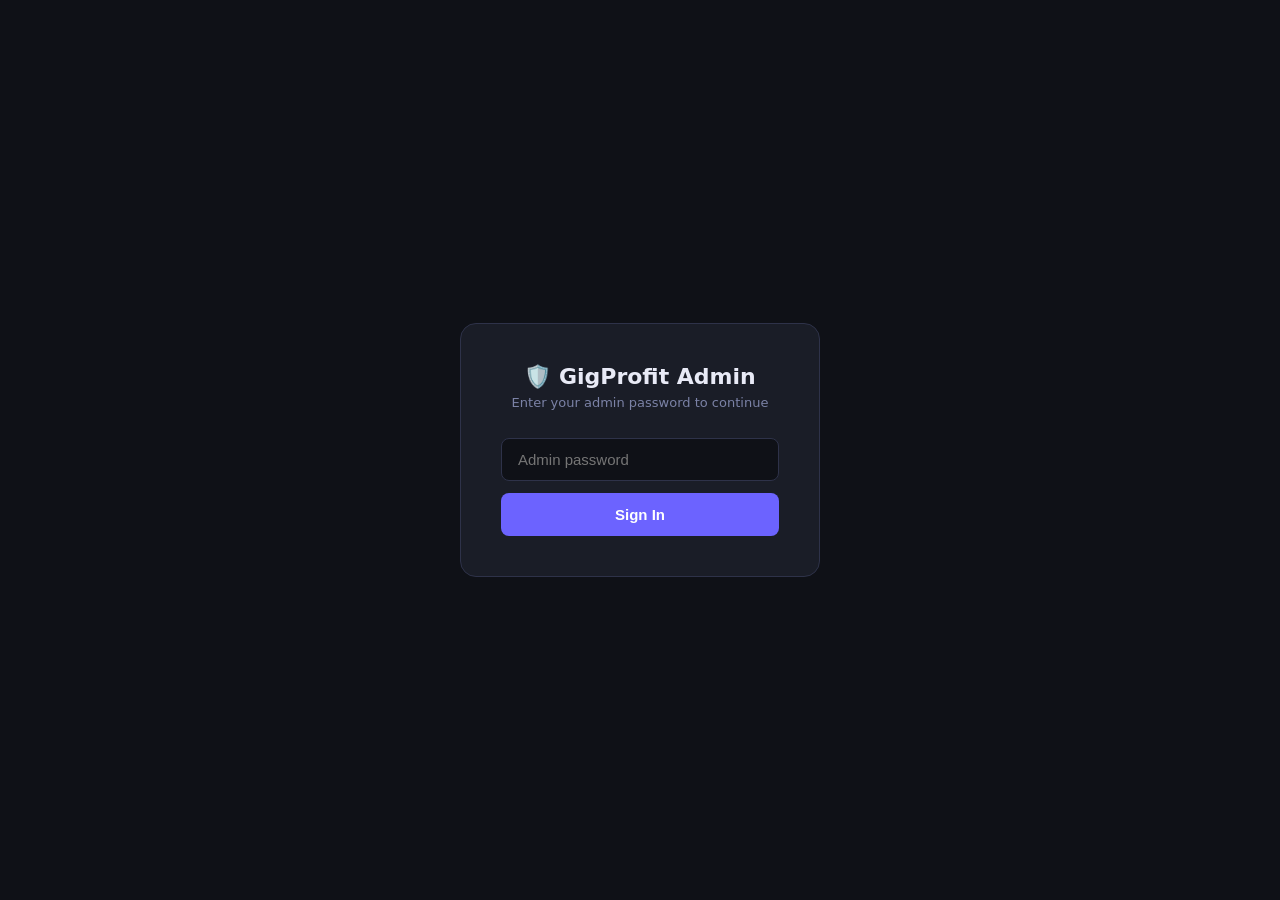
<file: admin.html>
<!DOCTYPE html>
<html lang="en">
<head>
<meta charset="UTF-8">
<meta name="viewport" content="width=device-width, initial-scale=1.0">
<title>GigProfit Admin</title>
<style>
  :root {
    --bg: #0f1117;
    --surface: #1a1d27;
    --surface2: #22263a;
    --border: #2e3249;
    --accent: #6c63ff;
    --accent2: #00d4aa;
    --danger: #ff4d6d;
    --warn: #ffb347;
    --text: #e8eaf6;
    --muted: #7b82a6;
    --font: 'Inter', system-ui, sans-serif;
  }
  * { box-sizing: border-box; margin: 0; padding: 0; }
  body { background: var(--bg); color: var(--text); font-family: var(--font); min-height: 100vh; }

  /* LOGIN */
  #login-screen {
    display: flex; align-items: center; justify-content: center;
    min-height: 100vh; flex-direction: column; gap: 24px;
  }
  .login-box {
    background: var(--surface); border: 1px solid var(--border);
    border-radius: 16px; padding: 40px; width: 360px; text-align: center;
  }
  .login-box h1 { font-size: 22px; margin-bottom: 6px; }
  .login-box p { color: var(--muted); font-size: 13px; margin-bottom: 28px; }
  .login-box input {
    width: 100%; padding: 12px 16px; background: var(--bg);
    border: 1px solid var(--border); border-radius: 8px;
    color: var(--text); font-size: 15px; margin-bottom: 12px; outline: none;
  }
  .login-box input:focus { border-color: var(--accent); }
  .btn-primary {
    width: 100%; padding: 13px; background: var(--accent);
    border: none; border-radius: 8px; color: #fff;
    font-size: 15px; font-weight: 600; cursor: pointer; transition: opacity .2s;
  }
  .btn-primary:hover { opacity: .85; }
  #login-error { color: var(--danger); font-size: 13px; margin-top: 8px; display: none; }

  /* LAYOUT */
  #admin-app { display: none; flex-direction: row; min-height: 100vh; }
  .sidebar {
    width: 220px; background: var(--surface); border-right: 1px solid var(--border);
    padding: 24px 0; display: flex; flex-direction: column; position: fixed;
    top: 0; left: 0; height: 100vh;
  }
  .sidebar-logo { padding: 0 20px 24px; border-bottom: 1px solid var(--border); margin-bottom: 16px; }
  .sidebar-logo span { font-size: 18px; font-weight: 700; color: var(--accent); }
  .sidebar-logo small { display: block; color: var(--muted); font-size: 11px; margin-top: 2px; }
  .nav-item {
    display: flex; align-items: center; gap: 10px;
    padding: 11px 20px; cursor: pointer; color: var(--muted);
    font-size: 14px; transition: all .15s; border-left: 3px solid transparent;
  }
  .nav-item:hover { color: var(--text); background: var(--surface2); }
  .nav-item.active { color: var(--accent); border-left-color: var(--accent); background: var(--surface2); }
  .nav-item .icon { font-size: 16px; width: 20px; text-align: center; }
  .sidebar-footer { margin-top: auto; padding: 16px 20px; border-top: 1px solid var(--border); }
  .logout-btn {
    width: 100%; padding: 9px; background: transparent;
    border: 1px solid var(--border); border-radius: 8px;
    color: var(--muted); font-size: 13px; cursor: pointer;
  }
  .logout-btn:hover { border-color: var(--danger); color: var(--danger); }

  .main { margin-left: 220px; flex: 1; padding: 32px; }
  .page { display: none; }
  .page.active { display: block; }
  .page-title { font-size: 24px; font-weight: 700; margin-bottom: 6px; }
  .page-sub { color: var(--muted); font-size: 14px; margin-bottom: 28px; }

  /* STATS CARDS */
  .stat-grid { display: grid; grid-template-columns: repeat(4, 1fr); gap: 16px; margin-bottom: 28px; }
  .stat-card {
    background: var(--surface); border: 1px solid var(--border);
    border-radius: 12px; padding: 20px;
  }
  .stat-label { color: var(--muted); font-size: 12px; text-transform: uppercase; letter-spacing: .5px; margin-bottom: 8px; }
  .stat-value { font-size: 28px; font-weight: 700; }
  .stat-value.green { color: var(--accent2); }
  .stat-value.purple { color: var(--accent); }
  .stat-value.orange { color: var(--warn); }
  .stat-value.red { color: var(--danger); }
  .stat-change { font-size: 12px; color: var(--muted); margin-top: 4px; }

  /* TABLE */
  .table-wrap {
    background: var(--surface); border: 1px solid var(--border);
    border-radius: 12px; overflow: hidden;
  }
  .table-header {
    display: flex; align-items: center; justify-content: space-between;
    padding: 16px 20px; border-bottom: 1px solid var(--border);
  }
  .table-title { font-size: 15px; font-weight: 600; }
  .search-input {
    padding: 8px 14px; background: var(--bg);
    border: 1px solid var(--border); border-radius: 8px;
    color: var(--text); font-size: 13px; outline: none; width: 220px;
  }
  .search-input:focus { border-color: var(--accent); }
  table { width: 100%; border-collapse: collapse; }
  th {
    text-align: left; padding: 12px 20px; font-size: 11px;
    text-transform: uppercase; letter-spacing: .5px; color: var(--muted);
    background: var(--surface2); border-bottom: 1px solid var(--border);
  }
  td { padding: 13px 20px; font-size: 13px; border-bottom: 1px solid var(--border); }
  tr:last-child td { border-bottom: none; }
  tr:hover td { background: var(--surface2); }
  .badge {
    display: inline-block; padding: 3px 9px; border-radius: 20px;
    font-size: 11px; font-weight: 600;
  }
  .badge-green { background: rgba(0,212,170,.15); color: var(--accent2); }
  .badge-purple { background: rgba(108,99,255,.15); color: var(--accent); }
  .badge-gray { background: rgba(123,130,166,.15); color: var(--muted); }
  .badge-red { background: rgba(255,77,109,.15); color: var(--danger); }
  .action-btn {
    padding: 5px 12px; border-radius: 6px; font-size: 12px;
    cursor: pointer; border: none; margin-right: 4px; font-weight: 500;
  }
  .btn-view { background: var(--surface2); color: var(--text); }
  .btn-delete { background: rgba(255,77,109,.15); color: var(--danger); }
  .btn-view:hover { background: var(--border); }
  .btn-delete:hover { background: rgba(255,77,109,.3); }

  /* ANNOUNCEMENTS */
  .announce-form {
    background: var(--surface); border: 1px solid var(--border);
    border-radius: 12px; padding: 24px; margin-bottom: 24px;
  }
  .announce-form h3 { font-size: 15px; font-weight: 600; margin-bottom: 16px; }
  .form-group { margin-bottom: 14px; }
  .form-group label { display: block; font-size: 12px; color: var(--muted); margin-bottom: 6px; text-transform: uppercase; letter-spacing: .4px; }
  .form-input {
    width: 100%; padding: 11px 14px; background: var(--bg);
    border: 1px solid var(--border); border-radius: 8px;
    color: var(--text); font-size: 14px; outline: none;
  }
  .form-input:focus { border-color: var(--accent); }
  textarea.form-input { resize: vertical; min-height: 90px; }
  .form-row { display: grid; grid-template-columns: 1fr 1fr; gap: 14px; }
  .btn-send {
    padding: 11px 24px; background: var(--accent); border: none;
    border-radius: 8px; color: #fff; font-size: 14px; font-weight: 600;
    cursor: pointer; transition: opacity .2s;
  }
  .btn-send:hover { opacity: .85; }
  .toast {
    position: fixed; bottom: 24px; right: 24px;
    background: var(--surface2); border: 1px solid var(--border);
    border-radius: 10px; padding: 14px 20px; font-size: 14px;
    display: none; animation: slideup .3s ease; z-index: 999;
  }
  .toast.success { border-color: var(--accent2); color: var(--accent2); }
  .toast.error { border-color: var(--danger); color: var(--danger); }
  @keyframes slideup { from { transform: translateY(20px); opacity: 0; } to { transform: translateY(0); opacity: 1; } }

  /* MODAL */
  .modal-overlay {
    display: none; position: fixed; inset: 0;
    background: rgba(0,0,0,.6); z-index: 100;
    align-items: center; justify-content: center;
  }
  .modal-overlay.open { display: flex; }
  .modal {
    background: var(--surface); border: 1px solid var(--border);
    border-radius: 16px; padding: 28px; width: 480px; max-height: 80vh; overflow-y: auto;
  }
  .modal h3 { font-size: 17px; font-weight: 700; margin-bottom: 16px; }
  .modal-row { display: flex; justify-content: space-between; padding: 10px 0; border-bottom: 1px solid var(--border); font-size: 13px; }
  .modal-row:last-child { border-bottom: none; }
  .modal-row span:first-child { color: var(--muted); }
  .modal-close {
    float: right; background: none; border: none;
    color: var(--muted); font-size: 20px; cursor: pointer; line-height: 1;
  }
  .modal-close:hover { color: var(--text); }

  /* LOADING */
  .loading { color: var(--muted); font-size: 14px; padding: 32px; text-align: center; }
  .spinner { display: inline-block; width: 18px; height: 18px; border: 2px solid var(--border); border-top-color: var(--accent); border-radius: 50%; animation: spin .7s linear infinite; margin-right: 8px; vertical-align: middle; }
  @keyframes spin { to { transform: rotate(360deg); } }

  /* CHART */
  .chart-wrap {
    background: var(--surface); border: 1px solid var(--border);
    border-radius: 12px; padding: 20px; margin-bottom: 24px;
  }
  .chart-title { font-size: 14px; font-weight: 600; margin-bottom: 16px; color: var(--muted); text-transform: uppercase; letter-spacing: .5px; }
  canvas { max-width: 100%; }

  /* PLATFORM BARS */
  .platform-list { display: flex; flex-direction: column; gap: 10px; }
  .platform-row { display: flex; align-items: center; gap: 12px; font-size: 13px; }
  .platform-name { width: 100px; color: var(--muted); }
  .platform-bar-wrap { flex: 1; background: var(--surface2); border-radius: 4px; height: 8px; overflow: hidden; }
  .platform-bar { height: 100%; border-radius: 4px; background: var(--accent); transition: width 1s ease; }
  .platform-count { width: 40px; text-align: right; font-weight: 600; }

  .two-col { display: grid; grid-template-columns: 1fr 1fr; gap: 20px; margin-bottom: 24px; }
  .empty { color: var(--muted); text-align: center; padding: 32px; font-size: 14px; }

  @media (max-width: 900px) {
    .stat-grid { grid-template-columns: 1fr 1fr; }
    .two-col { grid-template-columns: 1fr; }
  }
</style>
</head>
<body>

<!-- LOGIN -->
<div id="login-screen">
  <div class="login-box">
    <h1>🛡️ GigProfit Admin</h1>
    <p>Enter your admin password to continue</p>
    <input type="password" id="admin-password" placeholder="Admin password" onkeydown="if(event.key==='Enter')doLogin()">
    <button class="btn-primary" onclick="doLogin()">Sign In</button>
    <div id="login-error">Incorrect password</div>
  </div>
</div>

<!-- ADMIN APP -->
<div id="admin-app">
  <div class="sidebar">
    <div class="sidebar-logo">
      <span>⚡ GigProfit</span>
      <small>Admin Dashboard</small>
    </div>
    <div class="nav-item active" onclick="showPage('overview')">
      <span class="icon">📊</span> Overview
    </div>
    <div class="nav-item" onclick="showPage('users')">
      <span class="icon">👥</span> Users
    </div>
    <div class="nav-item" onclick="showPage('earnings')">
      <span class="icon">💰</span> Earnings
    </div>
    <div class="nav-item" onclick="showPage('announcements')">
      <span class="icon">📢</span> Announcements
    </div>
    <div class="sidebar-footer">
      <button class="logout-btn" onclick="doLogout()">Sign Out</button>
    </div>
  </div>

  <div class="main">

    <!-- OVERVIEW -->
    <div class="page active" id="page-overview">
      <div class="page-title">Overview</div>
      <div class="page-sub">App stats at a glance</div>
      <div class="stat-grid" id="stat-grid">
        <div class="stat-card"><div class="stat-label">Total Users</div><div class="stat-value purple" id="stat-users"><span class="spinner"></span></div></div>
        <div class="stat-card"><div class="stat-label">Active (30d)</div><div class="stat-value green" id="stat-active"><span class="spinner"></span></div></div>
        <div class="stat-card"><div class="stat-label">Total Income Entries</div><div class="stat-value orange" id="stat-income"><span class="spinner"></span></div></div>
        <div class="stat-card"><div class="stat-label">Total Expense Entries</div><div class="stat-value red" id="stat-expense"><span class="spinner"></span></div></div>
      </div>
      <div class="two-col">
        <div class="chart-wrap">
          <div class="chart-title">Signups — Last 14 Days</div>
          <canvas id="signup-chart" height="160"></canvas>
        </div>
        <div class="chart-wrap">
          <div class="chart-title">Top Platforms Used</div>
          <div class="platform-list" id="platform-list"><div class="loading"><span class="spinner"></span> Loading...</div></div>
        </div>
      </div>
      <div class="two-col">
        <div class="chart-wrap">
          <div class="chart-title">Users by Country</div>
          <div id="country-list"><div class="loading"><span class="spinner"></span></div></div>
        </div>
        <div class="chart-wrap">
          <div class="chart-title">Tax Status Breakdown</div>
          <div id="tax-list"><div class="loading"><span class="spinner"></span></div></div>
        </div>
      </div>
    </div>

    <!-- USERS -->
    <div class="page" id="page-users">
      <div class="page-title">Users</div>
      <div class="page-sub">All registered accounts</div>
      <div class="table-wrap">
        <div class="table-header">
          <span class="table-title" id="users-count">Users</span>
          <input class="search-input" placeholder="Search by email..." oninput="filterUsers(this.value)" id="user-search">
        </div>
        <table>
          <thead><tr>
            <th>Email</th><th>Country</th><th>Platforms</th><th>Goal</th><th>Joined</th><th>Actions</th>
          </tr></thead>
          <tbody id="users-tbody"><tr><td colspan="6" class="loading"><span class="spinner"></span> Loading users...</td></tr></tbody>
        </table>
      </div>
    </div>

    <!-- EARNINGS -->
    <div class="page" id="page-earnings">
      <div class="page-title">Earnings Data</div>
      <div class="page-sub">Recent income & expense entries across all users</div>
      <div class="two-col" style="margin-bottom:20px">
        <div class="stat-card" style="background:var(--surface);border:1px solid var(--border);border-radius:12px;padding:20px">
          <div class="stat-label">Total Income Logged</div>
          <div class="stat-value green" id="total-income-sum">—</div>
        </div>
        <div class="stat-card" style="background:var(--surface);border:1px solid var(--border);border-radius:12px;padding:20px">
          <div class="stat-label">Total Expenses Logged</div>
          <div class="stat-value red" id="total-expense-sum">—</div>
        </div>
      </div>
      <div class="table-wrap">
        <div class="table-header">
          <span class="table-title">Recent Income Entries</span>
        </div>
        <table>
          <thead><tr><th>User ID</th><th>Platform</th><th>Amount</th><th>Date</th><th>Notes</th></tr></thead>
          <tbody id="income-tbody"><tr><td colspan="5" class="loading"><span class="spinner"></span> Loading...</td></tr></tbody>
        </table>
      </div>
      <br>
      <div class="table-wrap">
        <div class="table-header">
          <span class="table-title">Recent Expense Entries</span>
        </div>
        <table>
          <thead><tr><th>User ID</th><th>Category</th><th>Amount</th><th>Date</th><th>Notes</th></tr></thead>
          <tbody id="expense-tbody"><tr><td colspan="5" class="loading"><span class="spinner"></span> Loading...</td></tr></tbody>
        </table>
      </div>
    </div>

    <!-- ANNOUNCEMENTS -->
    <div class="page" id="page-announcements">
      <div class="page-title">Announcements</div>
      <div class="page-sub">Send in-app messages to your users (stored in Supabase, read by the app)</div>
      <div class="announce-form">
        <h3>📢 New Announcement</h3>
        <div class="form-row">
          <div class="form-group">
            <label>Title</label>
            <input class="form-input" id="ann-title" placeholder="e.g. New feature: GPS Mileage!">
          </div>
          <div class="form-group">
            <label>Type</label>
            <select class="form-input" id="ann-type">
              <option value="info">ℹ️ Info</option>
              <option value="update">🚀 Update</option>
              <option value="warning">⚠️ Warning</option>
              <option value="promo">🎉 Promo</option>
            </select>
          </div>
        </div>
        <div class="form-group">
          <label>Message</label>
          <textarea class="form-input" id="ann-body" placeholder="Write your announcement here..."></textarea>
        </div>
        <div class="form-row">
          <div class="form-group">
            <label>Target</label>
            <select class="form-input" id="ann-target">
              <option value="all">All users</option>
              <option value="us">USA only</option>
              <option value="ca">Canada only</option>
            </select>
          </div>
          <div class="form-group">
            <label>Expires (optional)</label>
            <input class="form-input" type="date" id="ann-expires">
          </div>
        </div>
        <button class="btn-send" onclick="sendAnnouncement()">Send Announcement</button>
      </div>

      <div class="table-wrap">
        <div class="table-header"><span class="table-title">Past Announcements</span></div>
        <table>
          <thead><tr><th>Title</th><th>Type</th><th>Target</th><th>Sent</th><th>Expires</th><th>Actions</th></tr></thead>
          <tbody id="ann-tbody"><tr><td colspan="6" class="loading"><span class="spinner"></span> Loading...</td></tr></tbody>
        </table>
      </div>
    </div>

  </div><!-- /main -->
</div><!-- /admin-app -->

<!-- USER DETAIL MODAL -->
<div class="modal-overlay" id="user-modal">
  <div class="modal">
    <button class="modal-close" onclick="closeModal()">×</button>
    <h3>👤 User Detail</h3>
    <div id="modal-content"></div>
    <br>
    <button class="action-btn btn-delete" style="width:100%;padding:10px" onclick="deleteUserFromModal()">🗑️ Delete This Account</button>
  </div>
</div>

<div class="toast" id="toast"></div>

<script>
const SUPABASE_URL = 'https://avydceapvbefcaquvazq.supabase.co';
const SUPABASE_KEY = 'eyJhbGciOiJIUzI1NiIsInR5cCI6IkpXVCJ9.eyJpc3MiOiJzdXBhYmFzZSIsInJlZiI6ImF2eWRjZWFwdmJlZmNhcXV2YXpxIiwicm9sZSI6InNlcnZpY2Vfcm9sZSIsImlhdCI6MTc4MDYxNTY5NiwiZXhwIjoyMDk2MTkxNjk2fQ.wWY32uc1jye4JgL-yvqX4Bt6tKNbgnxq4cD-067tAno';
const ADMIN_PASSWORD = 'GigProfit2026!';

let allUsers = [];
let currentModalUserId = null;

// ── AUTH ──
function doLogin() {
  const pw = document.getElementById('admin-password').value;
  if (pw === ADMIN_PASSWORD) {
    document.getElementById('login-screen').style.display = 'none';
    document.getElementById('admin-app').style.display = 'flex';
    loadAll();
  } else {
    document.getElementById('login-error').style.display = 'block';
  }
}
function doLogout() {
  document.getElementById('admin-app').style.display = 'none';
  document.getElementById('login-screen').style.display = 'flex';
  document.getElementById('admin-password').value = '';
}

// ── NAV ──
function showPage(name) {
  document.querySelectorAll('.page').forEach(p => p.classList.remove('active'));
  document.querySelectorAll('.nav-item').forEach(n => n.classList.remove('active'));
  document.getElementById('page-' + name).classList.add('active');
  // Find the nav item that triggered this and mark it active
  const navItem = [...document.querySelectorAll('.nav-item')].find(n => n.getAttribute('onclick') === `showPage('${name}')`);
  if (navItem) navItem.classList.add('active');
}

// ── SUPABASE FETCH ──
async function sb(path, opts = {}) {
  const res = await fetch(SUPABASE_URL + '/rest/v1/' + path, {
    headers: {
      'apikey': SUPABASE_KEY,
      'Authorization': 'Bearer ' + SUPABASE_KEY,
      'Content-Type': 'application/json',
      'Prefer': opts.prefer || 'return=representation',
      ...opts.headers
    },
    method: opts.method || 'GET',
    body: opts.body ? JSON.stringify(opts.body) : undefined
  });
  if (!res.ok) throw new Error(await res.text());
  return res.status === 204 ? null : res.json();
}

// ── SUPABASE AUTH ADMIN FETCH ──
async function sbAuth(path) {
  const res = await fetch(SUPABASE_URL + '/auth/v1/' + path, {
    headers: {
      'apikey': SUPABASE_KEY,
      'Authorization': 'Bearer ' + SUPABASE_KEY,
    }
  });
  if (!res.ok) throw new Error(await res.text());
  return res.json();
}

// ── LOAD ALL ──
async function loadAll() {
  try {
    const [profiles, income, expenses, authUsers] = await Promise.all([
      sb('profiles?select=*&order=created_at.desc'),
      sb('gp_income?select=*&order=date.desc&limit=100'),
      sb('gp_expenses?select=*&order=date.desc&limit=100'),
      sbAuth('admin/users?per_page=1000')
    ]);
    // Merge email from auth.users into profiles
    const emailMap = {};
    (authUsers?.users || []).forEach(u => { emailMap[u.id] = u.email; });
    const enriched = profiles.map(p => ({ ...p, email: emailMap[p.user_id] || p.email || '—' }));
    allUsers = enriched;
    renderOverview(enriched, income, expenses);
    renderUsers(enriched);
    renderEarnings(income, expenses);
    loadAnnouncements();
  } catch(e) {
    showToast('Error loading data: ' + e.message, 'error');
  }
}

// ── OVERVIEW ──
function renderOverview(profiles, income, expenses) {
  document.getElementById('stat-users').textContent = profiles.length;
  const thirtyDaysAgo = new Date(Date.now() - 30*86400000).toISOString();
  const active = profiles.filter(p => p.updated_at > thirtyDaysAgo).length;
  document.getElementById('stat-active').textContent = active;
  document.getElementById('stat-income').textContent = income.length;
  document.getElementById('stat-expense').textContent = expenses.length;

  // Signup chart last 14 days
  const days = [];
  const counts = [];
  for (let i = 13; i >= 0; i--) {
    const d = new Date(Date.now() - i*86400000);
    const label = d.toLocaleDateString('en-US', {month:'short', day:'numeric'});
    days.push(label);
    const dayStr = d.toISOString().slice(0,10);
    counts.push(profiles.filter(p => p.created_at && p.created_at.slice(0,10) === dayStr).length);
  }
  drawBarChart('signup-chart', days, counts, '#6c63ff');

  // Platforms
  const platCount = {};
  profiles.forEach(p => {
    if (p.platforms && Array.isArray(p.platforms)) {
      p.platforms.forEach(pl => { platCount[pl] = (platCount[pl]||0) + 1; });
    }
  });
  const sorted = Object.entries(platCount).sort((a,b) => b[1]-a[1]).slice(0,6);
  const max = sorted[0]?.[1] || 1;
  const platEl = document.getElementById('platform-list');
  if (!sorted.length) { platEl.innerHTML = '<div class="empty">No platform data yet</div>'; }
  else {
    platEl.innerHTML = sorted.map(([name, count]) =>
      `<div class="platform-row">
        <span class="platform-name">${name}</span>
        <div class="platform-bar-wrap"><div class="platform-bar" style="width:${Math.round(count/max*100)}%"></div></div>
        <span class="platform-count">${count}</span>
      </div>`).join('');
  }

  // Countries
  const cntCount = {};
  profiles.forEach(p => { if(p.country) cntCount[p.country] = (cntCount[p.country]||0)+1; });
  const cntEl = document.getElementById('country-list');
  const cntSorted = Object.entries(cntCount).sort((a,b)=>b[1]-a[1]);
  cntEl.innerHTML = cntSorted.length ? cntSorted.map(([c,n]) =>
    `<div class="modal-row"><span>${c === 'US' ? '🇺🇸 United States' : c === 'CA' ? '🇨🇦 Canada' : c}</span><span><b>${n}</b></span></div>`
  ).join('') : '<div class="empty">No data yet</div>';

  // Tax status
  const taxCount = {};
  profiles.forEach(p => { const t = p.tax_status||'unknown'; taxCount[t]=(taxCount[t]||0)+1; });
  const taxEl = document.getElementById('tax-list');
  taxEl.innerHTML = Object.entries(taxCount).map(([t,n]) =>
    `<div class="modal-row"><span>${t}</span><span><b>${n}</b></span></div>`
  ).join('') || '<div class="empty">No data</div>';
}

function drawBarChart(canvasId, labels, data, color) {
  const canvas = document.getElementById(canvasId);
  const ctx = canvas.getContext('2d');
  const W = canvas.offsetWidth || 400;
  canvas.width = W; canvas.height = 160;
  const max = Math.max(...data, 1);
  const barW = (W - 40) / labels.length - 4;
  ctx.clearRect(0, 0, W, 160);
  data.forEach((v, i) => {
    const x = 20 + i * ((W-40)/labels.length);
    const h = Math.max((v/max) * 110, v > 0 ? 4 : 0);
    const y = 130 - h;
    ctx.fillStyle = color + (v > 0 ? 'cc' : '33');
    ctx.beginPath();
    ctx.roundRect(x, y, barW, h, 3);
    ctx.fill();
    if (i % 3 === 0) {
      ctx.fillStyle = '#7b82a6';
      ctx.font = '10px system-ui';
      ctx.textAlign = 'center';
      ctx.fillText(labels[i], x + barW/2, 148);
    }
    if (v > 0) {
      ctx.fillStyle = '#e8eaf6';
      ctx.font = '10px system-ui';
      ctx.textAlign = 'center';
      ctx.fillText(v, x + barW/2, y - 3);
    }
  });
}

// ── USERS ──
function renderUsers(profiles) {
  document.getElementById('users-count').textContent = `Users (${profiles.length})`;
  const tbody = document.getElementById('users-tbody');
  if (!profiles.length) { tbody.innerHTML = '<tr><td colspan="6" class="empty">No users yet</td></tr>'; return; }
  tbody.innerHTML = profiles.map(p => `
    <tr>
      <td>${p.email || '<span style="color:var(--muted)">—</span>'}</td>
      <td>${p.country === 'US' ? '🇺🇸 US' : p.country === 'CA' ? '🇨🇦 CA' : p.country || '—'}</td>
      <td>${p.platforms ? p.platforms.slice(0,3).join(', ') + (p.platforms.length > 3 ? '…' : '') : '—'}</td>
      <td>${p.monthly_goal ? '$' + p.monthly_goal : '—'}</td>
      <td>${p.created_at ? new Date(p.created_at).toLocaleDateString() : '—'}</td>
      <td>
        <button class="action-btn btn-view" onclick='openUserModal(${JSON.stringify(p)})'>View</button>
        <button class="action-btn btn-delete" onclick="deleteUser('${p.id}', '${p.email||''}')">Delete</button>
      </td>
    </tr>`).join('');
}

function filterUsers(q) {
  const filtered = allUsers.filter(u => (u.email||'').toLowerCase().includes(q.toLowerCase()));
  renderUsers(filtered);
}

function openUserModal(p) {
  currentModalUserId = p.id;
  document.getElementById('modal-content').innerHTML = `
    <div class="modal-row"><span>Email</span><span>${p.email||'—'}</span></div>
    <div class="modal-row"><span>User ID</span><span style="font-size:11px;color:var(--muted)">${p.id}</span></div>
    <div class="modal-row"><span>Country</span><span>${p.country||'—'}</span></div>
    <div class="modal-row"><span>Currency</span><span>${p.currency||'—'}</span></div>
    <div class="modal-row"><span>Tax Status</span><span>${p.tax_status||'—'}</span></div>
    <div class="modal-row"><span>Monthly Goal</span><span>${p.monthly_goal ? '$'+p.monthly_goal : '—'}</span></div>
    <div class="modal-row"><span>Platforms</span><span>${p.platforms ? p.platforms.join(', ') : '—'}</span></div>
    <div class="modal-row"><span>Onboarding Done</span><span>${p.onboarding_done ? '✅ Yes' : '❌ No'}</span></div>
    <div class="modal-row"><span>Joined</span><span>${p.created_at ? new Date(p.created_at).toLocaleString() : '—'}</span></div>
    <div class="modal-row"><span>Last Updated</span><span>${p.updated_at ? new Date(p.updated_at).toLocaleString() : '—'}</span></div>
  `;
  document.getElementById('user-modal').classList.add('open');
}
function closeModal() {
  document.getElementById('user-modal').classList.remove('open');
  currentModalUserId = null;
}

async function deleteUser(id, email) {
  if (!confirm(`Delete user ${email}? This cannot be undone.`)) return;
  try {
    await sb(`profiles?id=eq.${id}`, { method: 'DELETE', prefer: 'return=minimal' });
    await sb(`gp_income?user_id=eq.${id}`, { method: 'DELETE', prefer: 'return=minimal' });
    await sb(`gp_expenses?user_id=eq.${id}`, { method: 'DELETE', prefer: 'return=minimal' });
    showToast('User deleted ✓', 'success');
    loadAll();
  } catch(e) { showToast('Error: ' + e.message, 'error'); }
}
function deleteUserFromModal() {
  if (!currentModalUserId) return;
  const user = allUsers.find(u => u.id === currentModalUserId);
  closeModal();
  deleteUser(currentModalUserId, user?.email || '');
}

// ── EARNINGS ──
function renderEarnings(income, expenses) {
  const incSum = income.reduce((s,r) => s + (r.amount||0), 0);
  const expSum = expenses.reduce((s,r) => s + (r.amount||0), 0);
  document.getElementById('total-income-sum').textContent = '$' + incSum.toLocaleString('en-US', {minimumFractionDigits:2, maximumFractionDigits:2});
  document.getElementById('total-expense-sum').textContent = '$' + expSum.toLocaleString('en-US', {minimumFractionDigits:2, maximumFractionDigits:2});

  const incTbody = document.getElementById('income-tbody');
  incTbody.innerHTML = income.slice(0,50).map(r => `
    <tr>
      <td style="font-size:11px;color:var(--muted)">${r.user_id?.slice(0,8)}…</td>
      <td>${r.platform||'—'}</td>
      <td style="color:var(--accent2)">$${(r.amount||0).toFixed(2)}</td>
      <td>${r.date||'—'}</td>
      <td style="color:var(--muted)">${r.notes||'—'}</td>
    </tr>`).join('') || '<tr><td colspan="5" class="empty">No income entries</td></tr>';

  const expTbody = document.getElementById('expense-tbody');
  expTbody.innerHTML = expenses.slice(0,50).map(r => `
    <tr>
      <td style="font-size:11px;color:var(--muted)">${r.user_id?.slice(0,8)}…</td>
      <td>${r.category||'—'}</td>
      <td style="color:var(--danger)">$${(r.amount||0).toFixed(2)}</td>
      <td>${r.date||'—'}</td>
      <td style="color:var(--muted)">${r.notes||'—'}</td>
    </tr>`).join('') || '<tr><td colspan="5" class="empty">No expense entries</td></tr>';
}

// ── ANNOUNCEMENTS ──
async function loadAnnouncements() {
  try {
    const data = await sb('announcements?select=*&order=created_at.desc');
    renderAnnouncements(data);
  } catch(e) {
    // Table may not exist yet
    document.getElementById('ann-tbody').innerHTML = '<tr><td colspan="6" class="empty">Create the announcements table in Supabase first (see instructions below)</td></tr>';
  }
}

function renderAnnouncements(data) {
  const tbody = document.getElementById('ann-tbody');
  if (!data || !data.length) { tbody.innerHTML = '<tr><td colspan="6" class="empty">No announcements yet</td></tr>'; return; }
  tbody.innerHTML = data.map(a => `
    <tr>
      <td>${a.title}</td>
      <td><span class="badge badge-purple">${a.type||'info'}</span></td>
      <td>${a.target||'all'}</td>
      <td>${new Date(a.created_at).toLocaleDateString()}</td>
      <td>${a.expires ? new Date(a.expires).toLocaleDateString() : '—'}</td>
      <td><button class="action-btn btn-delete" onclick="deleteAnnouncement('${a.id}')">Delete</button></td>
    </tr>`).join('');
}

async function sendAnnouncement() {
  const title = document.getElementById('ann-title').value.trim();
  const body = document.getElementById('ann-body').value.trim();
  const type = document.getElementById('ann-type').value;
  const target = document.getElementById('ann-target').value;
  const expires = document.getElementById('ann-expires').value;
  if (!title || !body) { showToast('Title and message are required', 'error'); return; }
  try {
    await sb('announcements', {
      method: 'POST',
      body: { title, body, type, target, expires: expires || null },
      prefer: 'return=minimal'
    });
    showToast('Announcement sent! ✓', 'success');
    document.getElementById('ann-title').value = '';
    document.getElementById('ann-body').value = '';
    loadAnnouncements();
  } catch(e) {
    showToast('Error: ' + e.message + ' — Create announcements table first', 'error');
  }
}

async function deleteAnnouncement(id) {
  if (!confirm('Delete this announcement?')) return;
  try {
    await sb(`announcements?id=eq.${id}`, { method: 'DELETE', prefer: 'return=minimal' });
    showToast('Deleted ✓', 'success');
    loadAnnouncements();
  } catch(e) { showToast('Error: ' + e.message, 'error'); }
}

// ── TOAST ──
function showToast(msg, type='success') {
  const t = document.getElementById('toast');
  t.textContent = msg;
  t.className = 'toast ' + type;
  t.style.display = 'block';
  setTimeout(() => t.style.display = 'none', 3500);
}

// Close modal on overlay click
document.getElementById('user-modal').addEventListener('click', function(e) {
  if (e.target === this) closeModal();
});
</script>
</body>
</html>
</file>
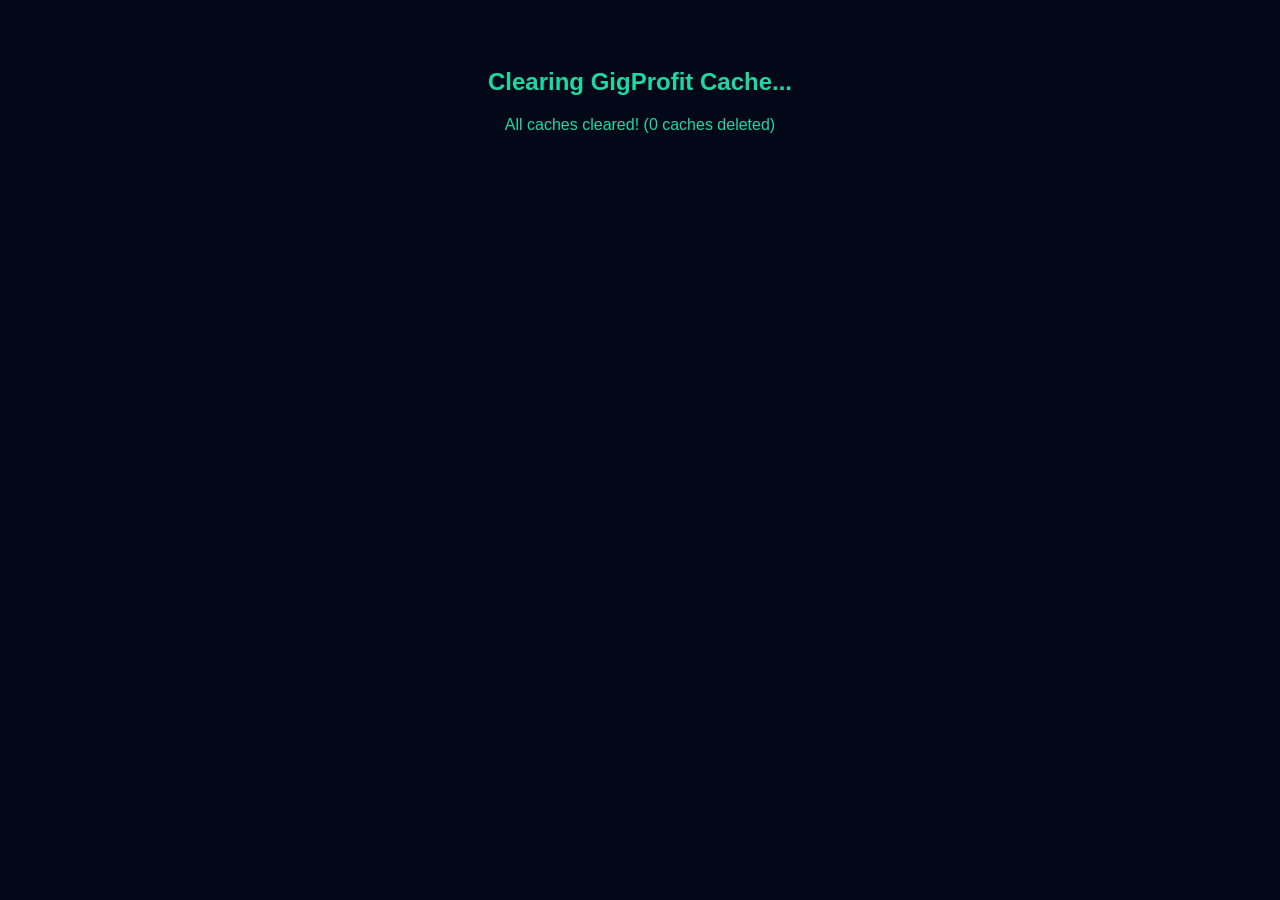
<file: clear-cache.html>
<!DOCTYPE html>
<html>
<head><title>Clear Cache</title></head>
<body style="background:#020817;color:#1ed8a4;font-family:sans-serif;padding:40px;text-align:center">
<h2>Clearing GigProfit Cache...</h2>
<p id="status">Working...</p>
<script>
async function clearAll() {
  const status = document.getElementById('status');
  
  // Unregister all service workers
  if ('serviceWorker' in navigator) {
    const regs = await navigator.serviceWorker.getRegistrations();
    for (let reg of regs) { await reg.unregister(); }
    status.textContent = 'Service workers cleared...';
  }
  
  // Clear all caches
  const keys = await caches.keys();
  for (let key of keys) { await caches.delete(key); }
  status.textContent = 'All caches cleared! (' + keys.length + ' caches deleted)';
  
  setTimeout(() => {
    status.textContent = 'Done! Redirecting to app...';
    window.location.href = '/GigProfit/';
  }, 2000);
}
clearAll();
</script>
</body>
</html>
</file>
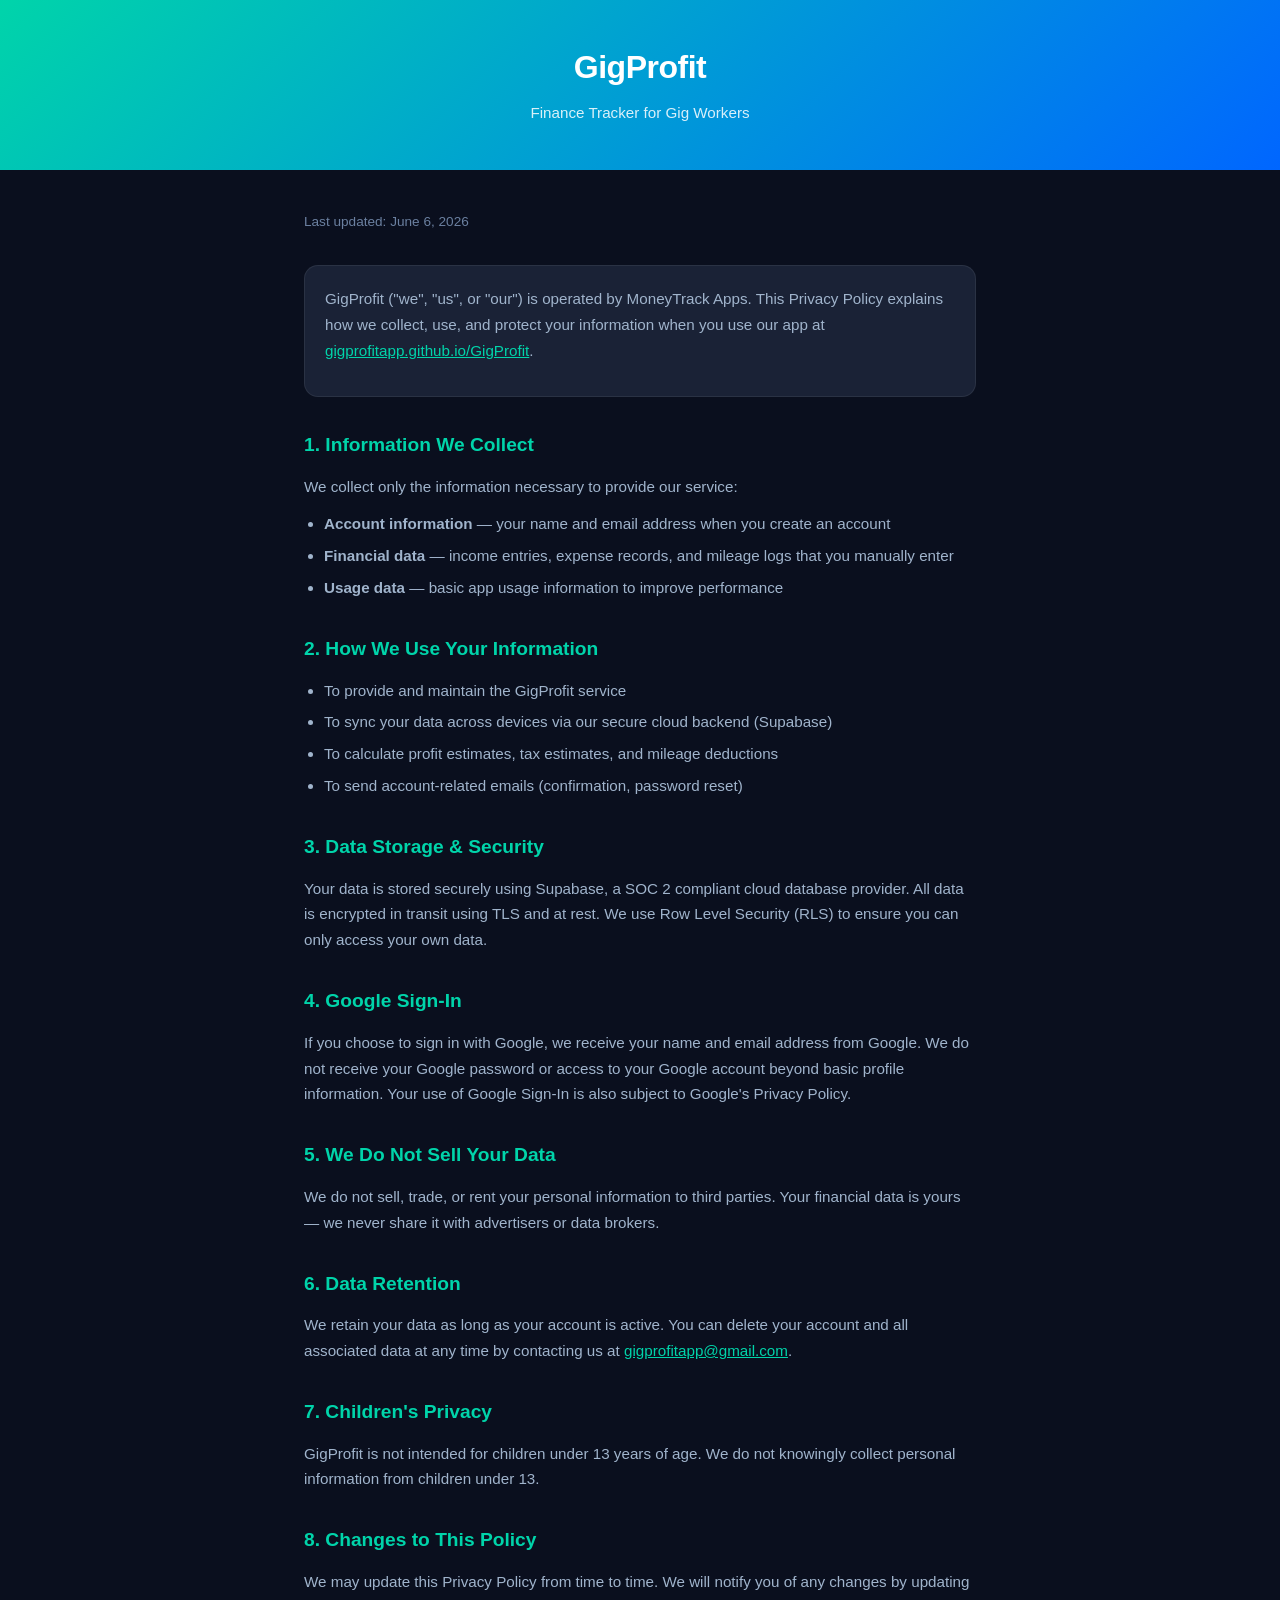
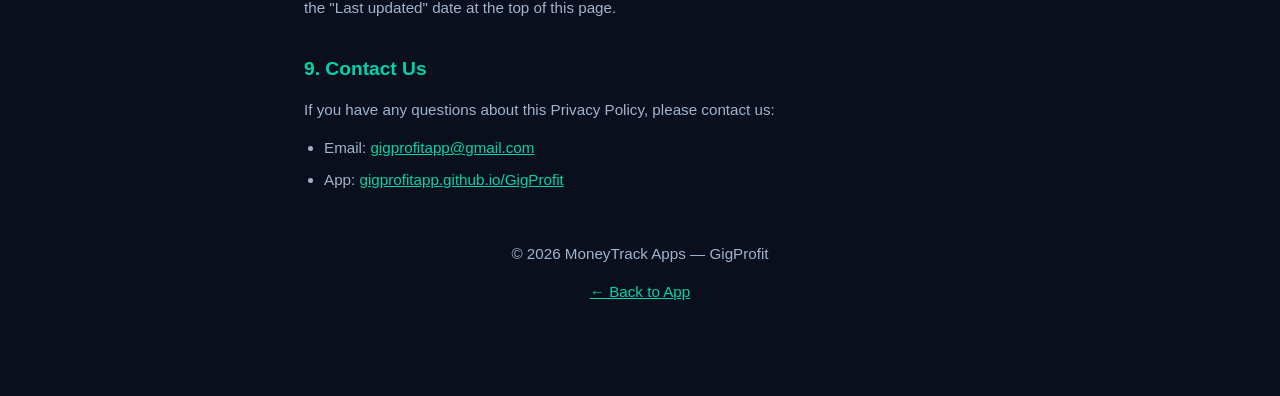
<file: privacy.html>
<!DOCTYPE html>
<html lang="en">
<head>
  <meta charset="UTF-8"/>
  <meta name="viewport" content="width=device-width, initial-scale=1.0"/>
  <title>Privacy Policy — GigProfit</title>
  <style>
    * { box-sizing: border-box; margin: 0; padding: 0; }
    body { font-family: -apple-system, BlinkMacSystemFont, 'Segoe UI', sans-serif; background: #0a0f1e; color: #e0e8ff; line-height: 1.7; }
    .header { background: linear-gradient(135deg, #00d4aa, #0066ff); padding: 40px 24px 32px; text-align: center; }
    .logo { font-size: 2rem; font-weight: 800; color: white; letter-spacing: -0.5px; }
    .header p { color: rgba(255,255,255,0.85); margin-top: 6px; font-size: 0.95rem; }
    .container { max-width: 720px; margin: 0 auto; padding: 40px 24px 80px; }
    .updated { color: #6b80a0; font-size: 0.85rem; margin-bottom: 32px; }
    h2 { font-size: 1.2rem; font-weight: 700; color: #00d4aa; margin: 32px 0 12px; }
    p { color: #a0b4cc; margin-bottom: 12px; font-size: 0.95rem; }
    ul { color: #a0b4cc; padding-left: 20px; margin-bottom: 12px; }
    ul li { margin-bottom: 6px; font-size: 0.95rem; }
    a { color: #00d4aa; }
    .card { background: #1a2236; border-radius: 14px; padding: 20px; margin-bottom: 12px; border: 1px solid rgba(255,255,255,0.07); }
    .footer { text-align: center; color: #4a5a78; font-size: 0.82rem; margin-top: 48px; }
  </style>
</head>
<body>

<div class="header">
  <div class="logo">GigProfit</div>
  <p>Finance Tracker for Gig Workers</p>
</div>

<div class="container">
  <p class="updated">Last updated: June 6, 2026</p>

  <div class="card">
    <p>GigProfit ("we", "us", or "our") is operated by MoneyTrack Apps. This Privacy Policy explains how we collect, use, and protect your information when you use our app at <a href="https://gigprofitapp.github.io/GigProfit">gigprofitapp.github.io/GigProfit</a>.</p>
  </div>

  <h2>1. Information We Collect</h2>
  <p>We collect only the information necessary to provide our service:</p>
  <ul>
    <li><strong>Account information</strong> — your name and email address when you create an account</li>
    <li><strong>Financial data</strong> — income entries, expense records, and mileage logs that you manually enter</li>
    <li><strong>Usage data</strong> — basic app usage information to improve performance</li>
  </ul>

  <h2>2. How We Use Your Information</h2>
  <ul>
    <li>To provide and maintain the GigProfit service</li>
    <li>To sync your data across devices via our secure cloud backend (Supabase)</li>
    <li>To calculate profit estimates, tax estimates, and mileage deductions</li>
    <li>To send account-related emails (confirmation, password reset)</li>
  </ul>

  <h2>3. Data Storage & Security</h2>
  <p>Your data is stored securely using Supabase, a SOC 2 compliant cloud database provider. All data is encrypted in transit using TLS and at rest. We use Row Level Security (RLS) to ensure you can only access your own data.</p>

  <h2>4. Google Sign-In</h2>
  <p>If you choose to sign in with Google, we receive your name and email address from Google. We do not receive your Google password or access to your Google account beyond basic profile information. Your use of Google Sign-In is also subject to Google's Privacy Policy.</p>

  <h2>5. We Do Not Sell Your Data</h2>
  <p>We do not sell, trade, or rent your personal information to third parties. Your financial data is yours — we never share it with advertisers or data brokers.</p>

  <h2>6. Data Retention</h2>
  <p>We retain your data as long as your account is active. You can delete your account and all associated data at any time by contacting us at <a href="mailto:gigprofitapp@gmail.com">gigprofitapp@gmail.com</a>.</p>

  <h2>7. Children's Privacy</h2>
  <p>GigProfit is not intended for children under 13 years of age. We do not knowingly collect personal information from children under 13.</p>

  <h2>8. Changes to This Policy</h2>
  <p>We may update this Privacy Policy from time to time. We will notify you of any changes by updating the "Last updated" date at the top of this page.</p>

  <h2>9. Contact Us</h2>
  <p>If you have any questions about this Privacy Policy, please contact us:</p>
  <ul>
    <li>Email: <a href="mailto:gigprofitapp@gmail.com">gigprofitapp@gmail.com</a></li>
    <li>App: <a href="https://gigprofitapp.github.io/GigProfit">gigprofitapp.github.io/GigProfit</a></li>
  </ul>

  <div class="footer">
    <p>© 2026 MoneyTrack Apps — GigProfit</p>
    <p style="margin-top:8px"><a href="https://gigprofitapp.github.io/GigProfit">← Back to App</a></p>
  </div>
</div>

</body>
</html>
</file>
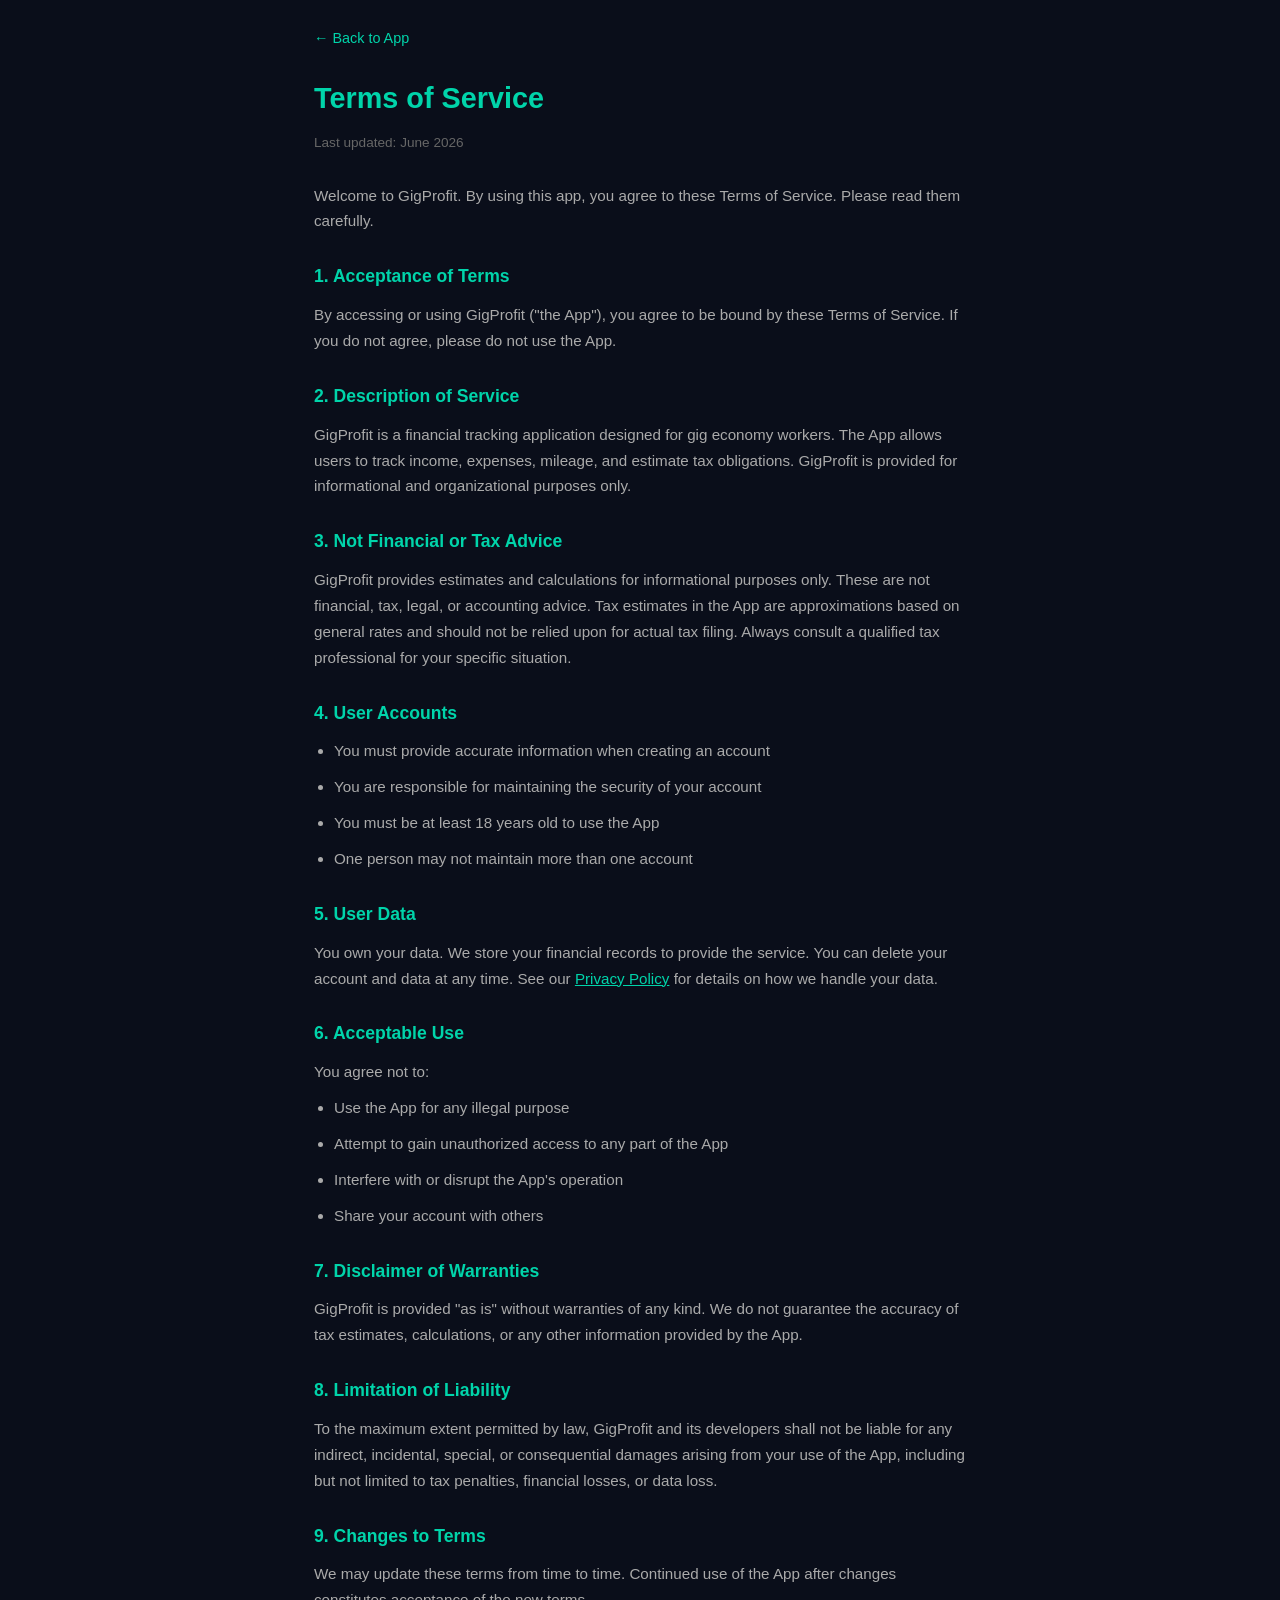
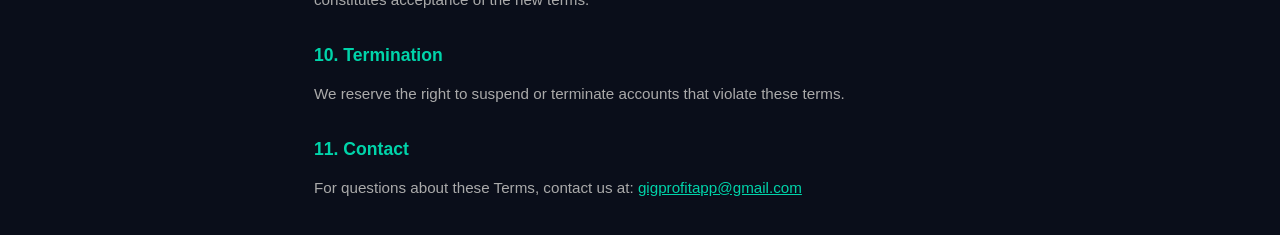
<file: terms.html>
<!DOCTYPE html>
<html lang="en">
<head>
  <meta charset="UTF-8">
  <meta name="viewport" content="width=device-width, initial-scale=1.0">
  <title>Terms of Service - GigProfit</title>
  <style>
    * { margin: 0; padding: 0; box-sizing: border-box; }
    body { font-family: -apple-system, BlinkMacSystemFont, 'Segoe UI', sans-serif; background: #0a0e1a; color: #e0e0e0; line-height: 1.7; padding: 24px; max-width: 700px; margin: 0 auto; }
    h1 { color: #00d4aa; font-size: 1.8rem; margin-bottom: 8px; }
    h2 { color: #00d4aa; font-size: 1.1rem; margin: 28px 0 10px; }
    p, li { color: #aaa; font-size: 0.95rem; margin-bottom: 10px; }
    ul { padding-left: 20px; }
    .updated { color: #666; font-size: 0.85rem; margin-bottom: 28px; }
    a { color: #00d4aa; }
    .back { display: inline-block; margin-bottom: 24px; color: #00d4aa; text-decoration: none; font-size: 0.9rem; }
  </style>
</head>
<body>
  <a href="/GigProfit/" class="back">← Back to App</a>
  <h1>Terms of Service</h1>
  <p class="updated">Last updated: June 2026</p>

  <p>Welcome to GigProfit. By using this app, you agree to these Terms of Service. Please read them carefully.</p>

  <h2>1. Acceptance of Terms</h2>
  <p>By accessing or using GigProfit ("the App"), you agree to be bound by these Terms of Service. If you do not agree, please do not use the App.</p>

  <h2>2. Description of Service</h2>
  <p>GigProfit is a financial tracking application designed for gig economy workers. The App allows users to track income, expenses, mileage, and estimate tax obligations. GigProfit is provided for informational and organizational purposes only.</p>

  <h2>3. Not Financial or Tax Advice</h2>
  <p>GigProfit provides estimates and calculations for informational purposes only. These are not financial, tax, legal, or accounting advice. Tax estimates in the App are approximations based on general rates and should not be relied upon for actual tax filing. Always consult a qualified tax professional for your specific situation.</p>

  <h2>4. User Accounts</h2>
  <ul>
    <li>You must provide accurate information when creating an account</li>
    <li>You are responsible for maintaining the security of your account</li>
    <li>You must be at least 18 years old to use the App</li>
    <li>One person may not maintain more than one account</li>
  </ul>

  <h2>5. User Data</h2>
  <p>You own your data. We store your financial records to provide the service. You can delete your account and data at any time. See our <a href="/GigProfit/privacy.html">Privacy Policy</a> for details on how we handle your data.</p>

  <h2>6. Acceptable Use</h2>
  <p>You agree not to:</p>
  <ul>
    <li>Use the App for any illegal purpose</li>
    <li>Attempt to gain unauthorized access to any part of the App</li>
    <li>Interfere with or disrupt the App's operation</li>
    <li>Share your account with others</li>
  </ul>

  <h2>7. Disclaimer of Warranties</h2>
  <p>GigProfit is provided "as is" without warranties of any kind. We do not guarantee the accuracy of tax estimates, calculations, or any other information provided by the App.</p>

  <h2>8. Limitation of Liability</h2>
  <p>To the maximum extent permitted by law, GigProfit and its developers shall not be liable for any indirect, incidental, special, or consequential damages arising from your use of the App, including but not limited to tax penalties, financial losses, or data loss.</p>

  <h2>9. Changes to Terms</h2>
  <p>We may update these terms from time to time. Continued use of the App after changes constitutes acceptance of the new terms.</p>

  <h2>10. Termination</h2>
  <p>We reserve the right to suspend or terminate accounts that violate these terms.</p>

  <h2>11. Contact</h2>
  <p>For questions about these Terms, contact us at: <a href="mailto:gigprofitapp@gmail.com">gigprofitapp@gmail.com</a></p>
</body>
</html>
</file>
